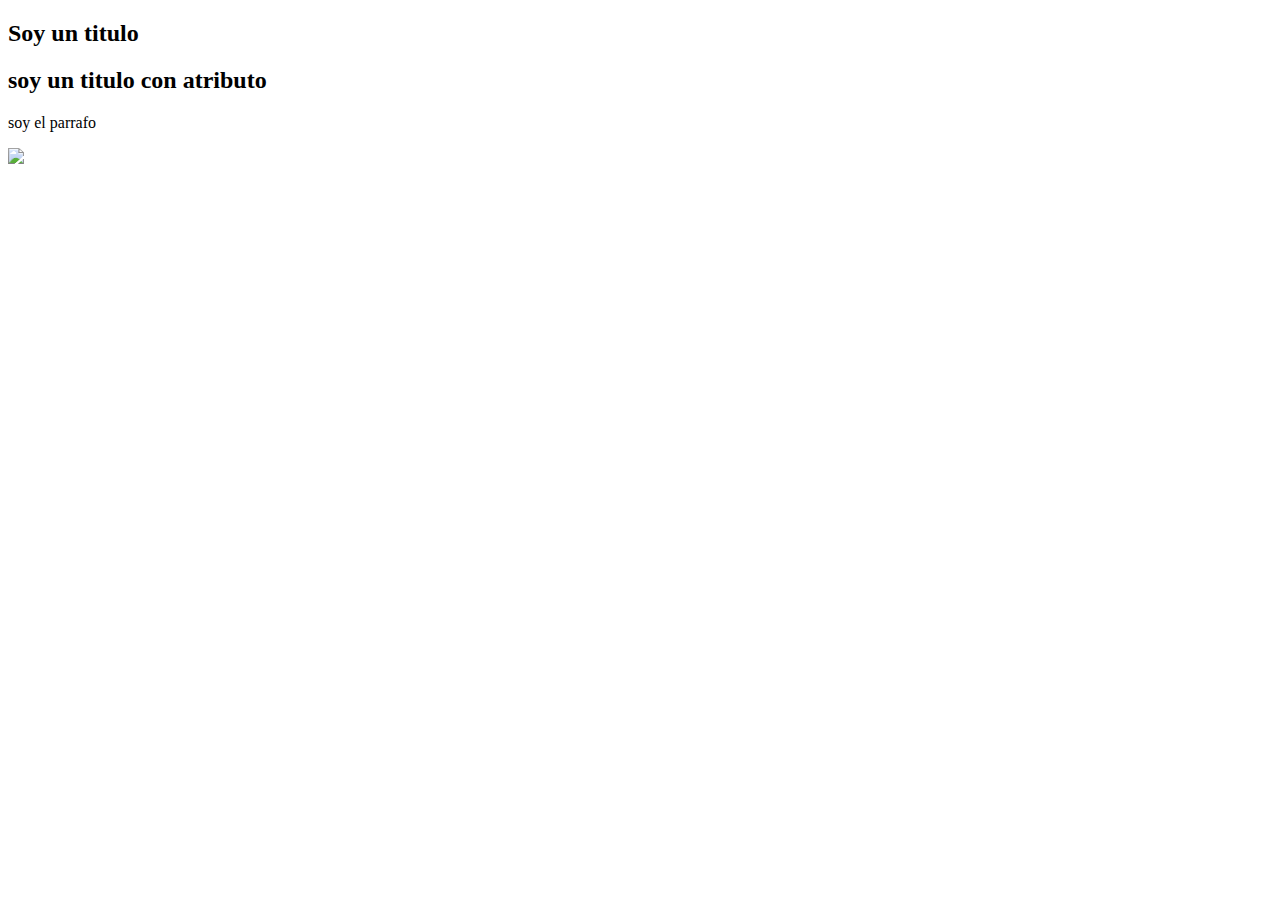
<file: Atributos/index.html>
<!DOCTYPE html>
<html lang="en">

<head>
    <meta charset="UTF-8">
    <meta http-equiv="X-UA-Compatible" content="IE=edge">
    <meta name="viewport" content="width=device-width, initial-scale=1.0">
    <title>Slot</title>
</head>

<body>
    <h2>Soy un titulo</h2>

    <my-element title="soy un titulo con atributo" parrafo="soy el parrafo"
        img="https://img.freepik.com/foto-gratis/camisetas-negras-espacio-copia_53876-102012.jpg?w=1060&t=st=1676366215~exp=1676366815~hmac=3ded57a45fcf06a65e4e29f6e6e3c2031b8ef226465e8147df24128c9ea1d5b4">

    </my-element>

    <script type="module" src="./my-element.js"></script>
</body>

</html>
</file>
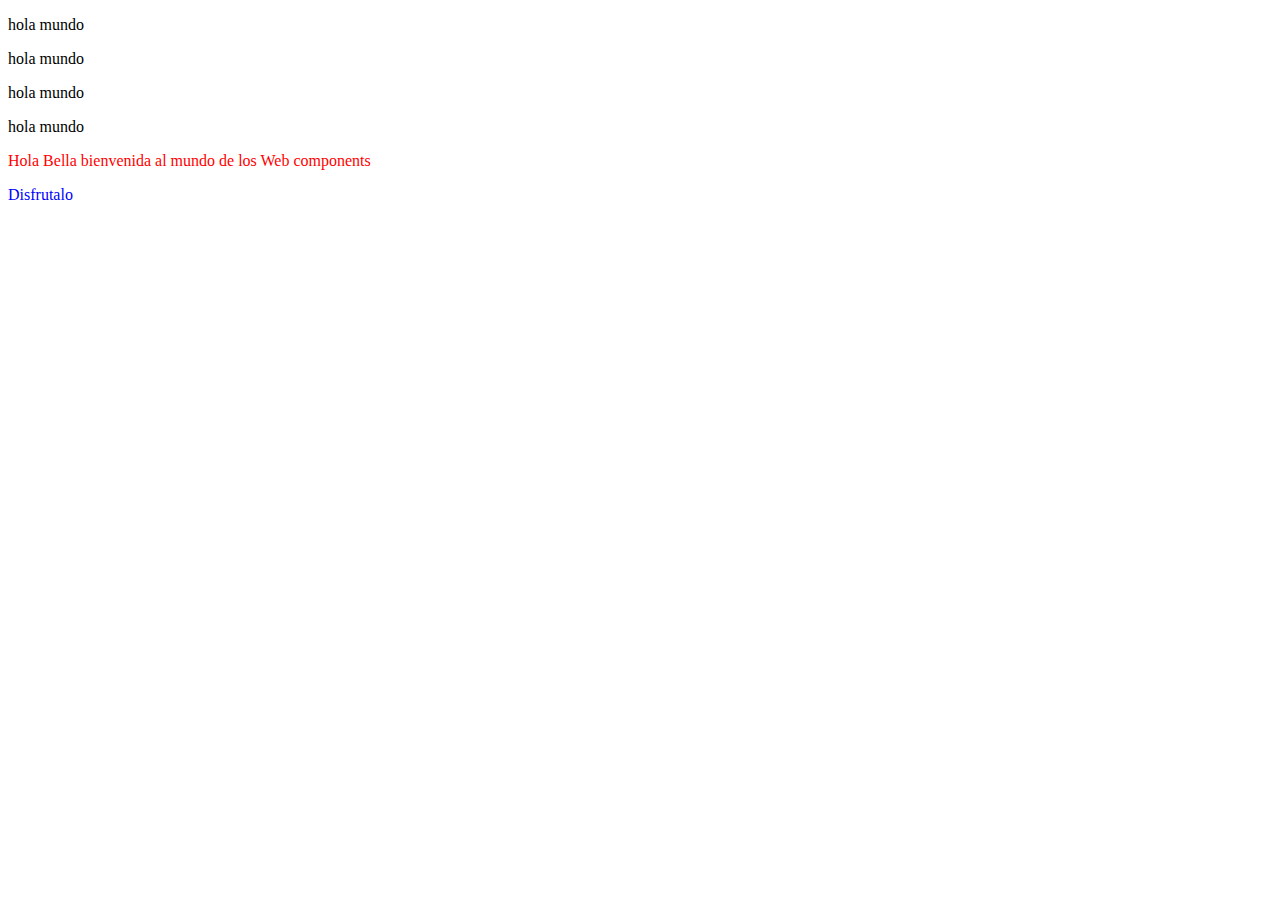
<file: CustomElements/index.html>
<!DOCTYPE html>
<html lang="en">

<head>
    <meta charset="UTF-8">
    <meta http-equiv="X-UA-Compatible" content="IE=edge">
    <meta name="viewport" content="width=device-width, initial-scale=1.0">
    <title>Custom Elements</title>
</head>

<body>
    <my-element></my-element>
    <my-element></my-element>
    <my-element></my-element>
    <my-element></my-element>
    <script type="module" src="./my-element.js"></script>
</body>

</html>
</file>
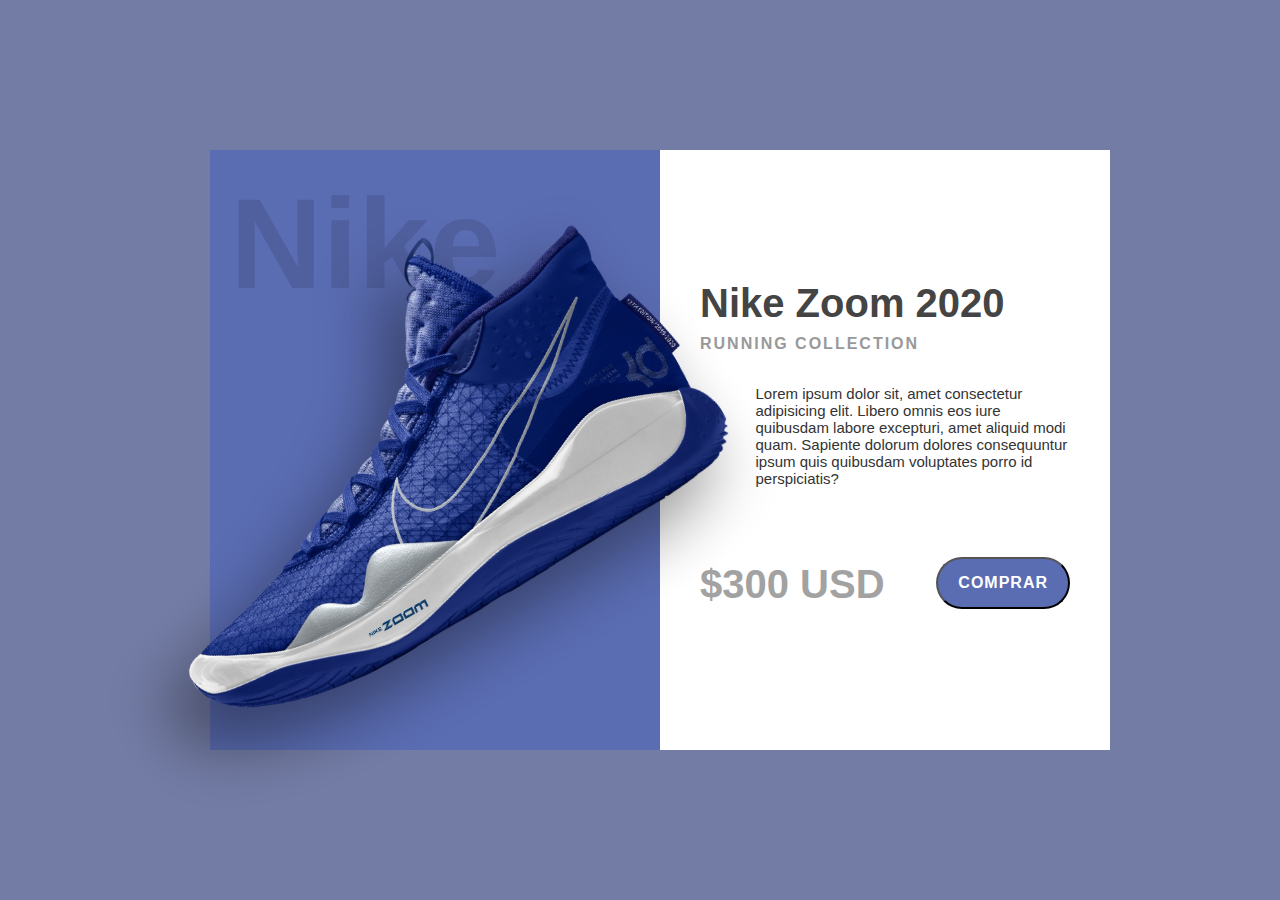
<file: proyecto/index.html>
<!DOCTYPE html>
<html lang="en">

<head>
    <meta charset="UTF-8" />
    <meta name="viewport" content="width=device-width, initial-scale=1.0" />
    <title>Proyecto</title>
    <link rel="stylesheet" href="style.css" />
</head>

<body>
    <product-card img="./imgs/nike-blue.png" title="Nike Zoom 2020" collection="Running collection"
        description="Lorem ipsum dolor sit, amet consectetur adipisicing elit. Libero omnis eos iure quibusdam labore excepturi, amet aliquid modi quam. Sapiente dolorum dolores consequuntur ipsum quis quibusdam voluptates porro id perspiciatis?"
        price="$300 USD"></product-card>
    <script type="module" src="./app.js"></script>
</body>

</html>
</file>
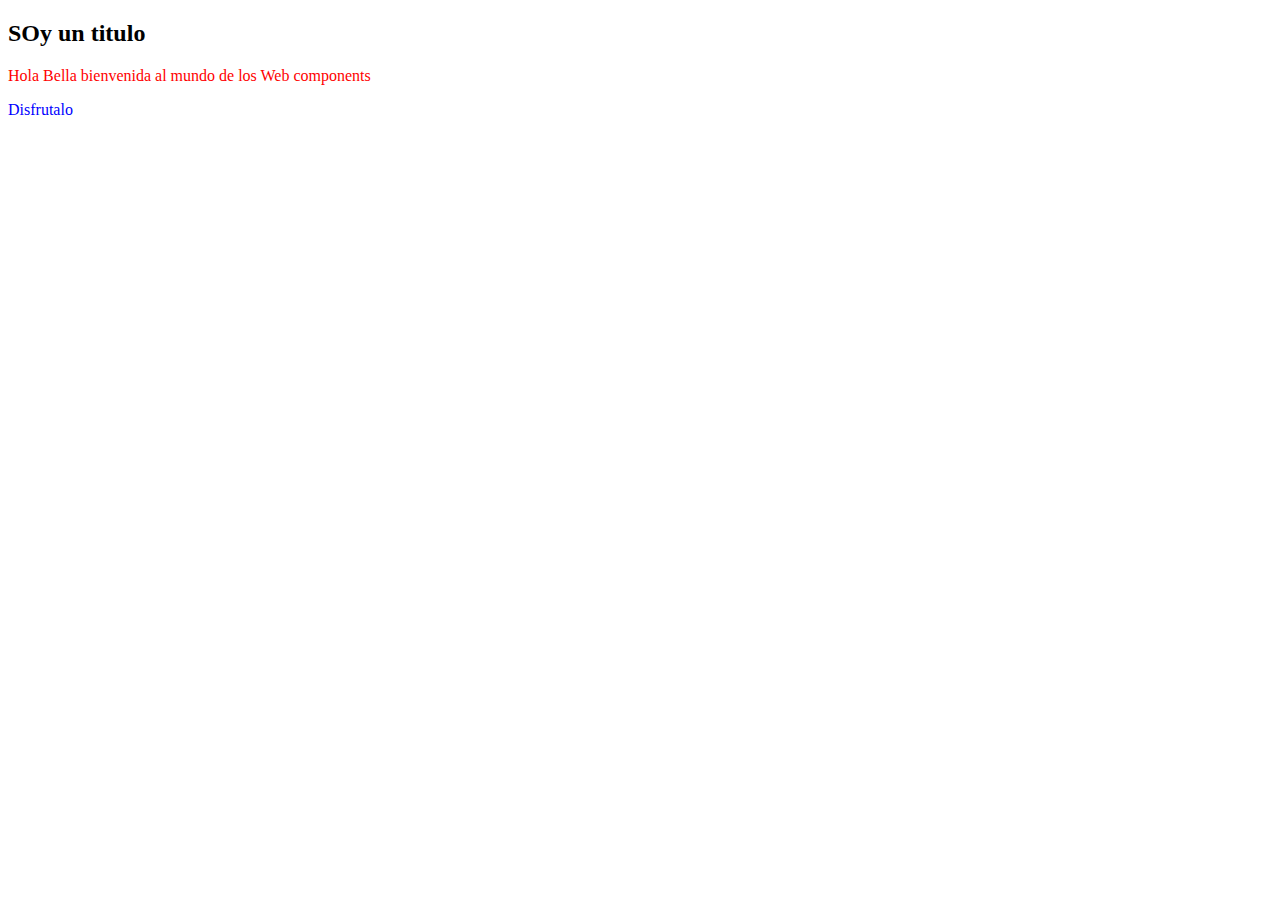
<file: shadowDOM/index.html>
<!DOCTYPE html>
<html lang="en">

<head>
    <meta charset="UTF-8">
    <meta http-equiv="X-UA-Compatible" content="IE=edge">
    <meta name="viewport" content="width=device-width, initial-scale=1.0">
    <title>ShadowDOM</title>
</head>

<body>
    <h2>SOy un titulo</h2>
    <my-element></my-element>

    <script type="module" src="./my-element.js"></script>
</body>

</html>
</file>
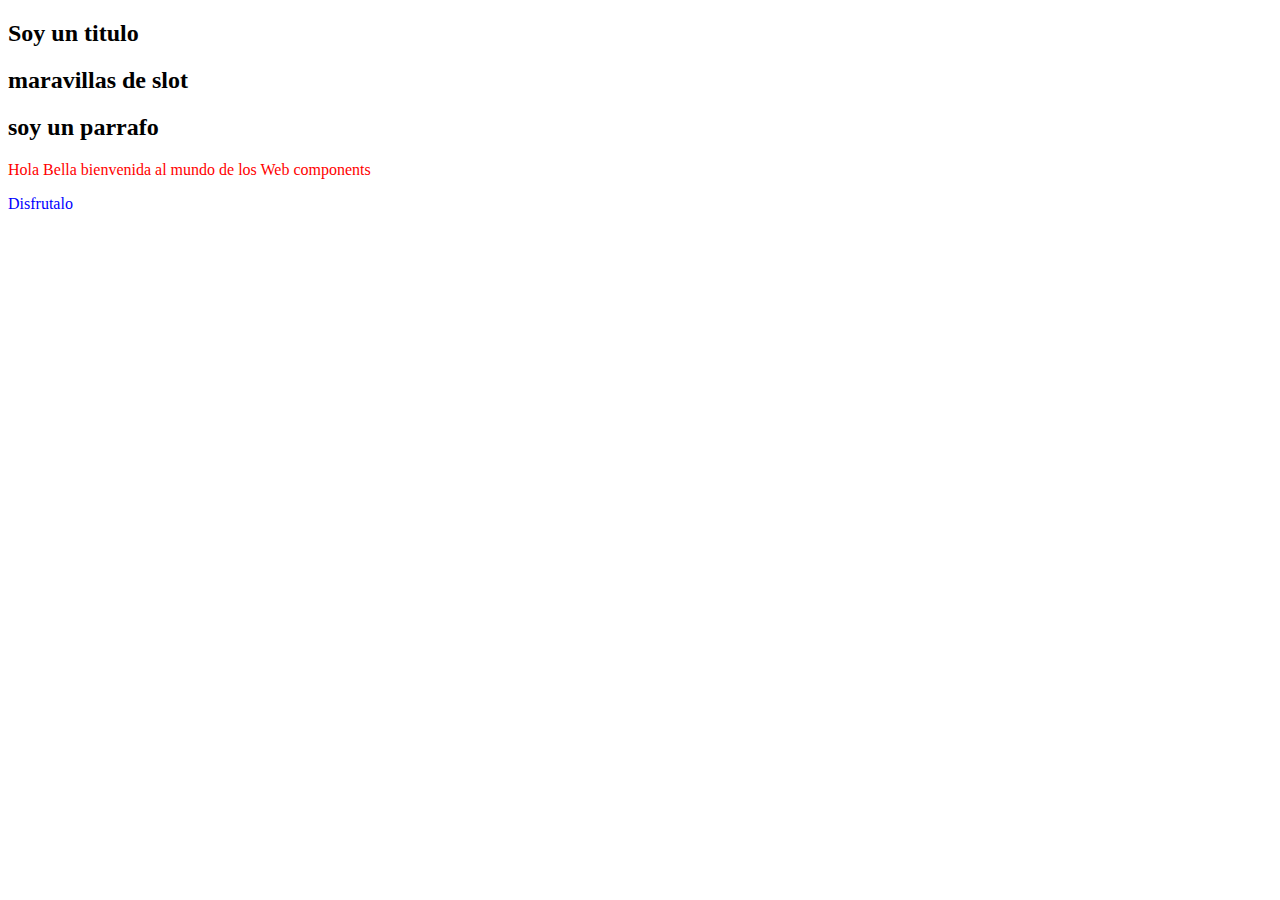
<file: Slot/index.html>
<!DOCTYPE html>
<html lang="en">

<head>
    <meta charset="UTF-8">
    <meta http-equiv="X-UA-Compatible" content="IE=edge">
    <meta name="viewport" content="width=device-width, initial-scale=1.0">
    <title>Slot</title>
</head>

<body>
    <h2>Soy un titulo</h2>

    <my-element>
        <span slot="tittle">maravillas de slot</span>
        <span slot="parrafo"> soy un parrafo</span>
    </my-element>

    <script type="module" src="./my-element.js"></script>
</body>

</html>
</file>
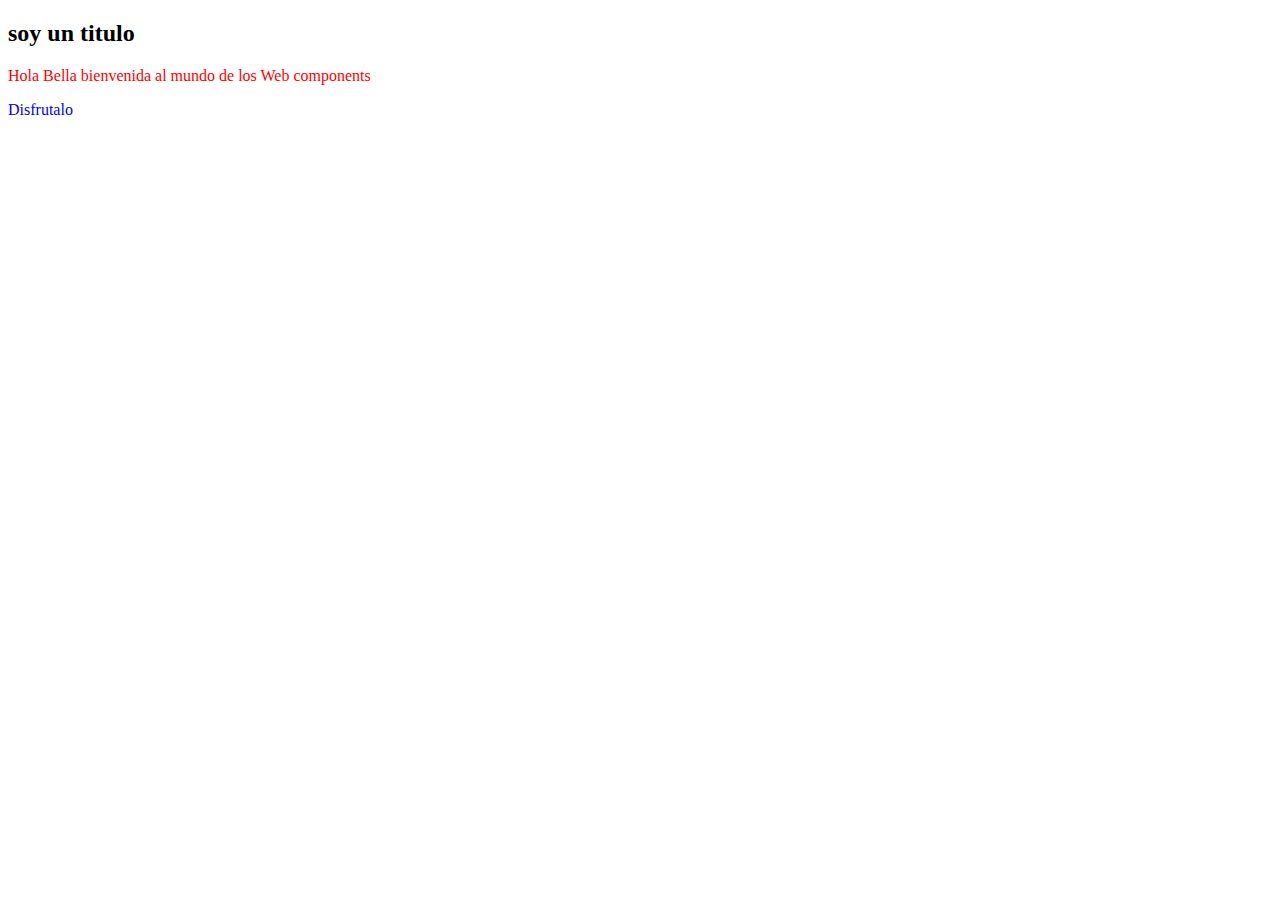
<file: Template/index.html>
<!DOCTYPE html>
<html lang="en">

<head>
    <meta charset="UTF-8">
    <meta http-equiv="X-UA-Compatible" content="IE=edge">
    <meta name="viewport" content="width=device-width, initial-scale=1.0">
    <title>Custom Elements</title>
</head>

<body>
    <h2> soy un titulo</h2>
    <my-element></my-element>

    <script type="module" src="./my-element.js"></script>
</body>

</html>
</file>
<file: proyecto/style.css>
* {
    margin: 0;
    padding: 0;
  }
  body {
    display: flex;
    justify-content: center;
    align-items: center;
    width: 100%;
    min-height: 100vh;
    font-family: Arial, Helvetica, sans-serif;
    background-color: #737ca5;
  }
  /* product-card {
    --primary-background: green;
  } */
</file>
